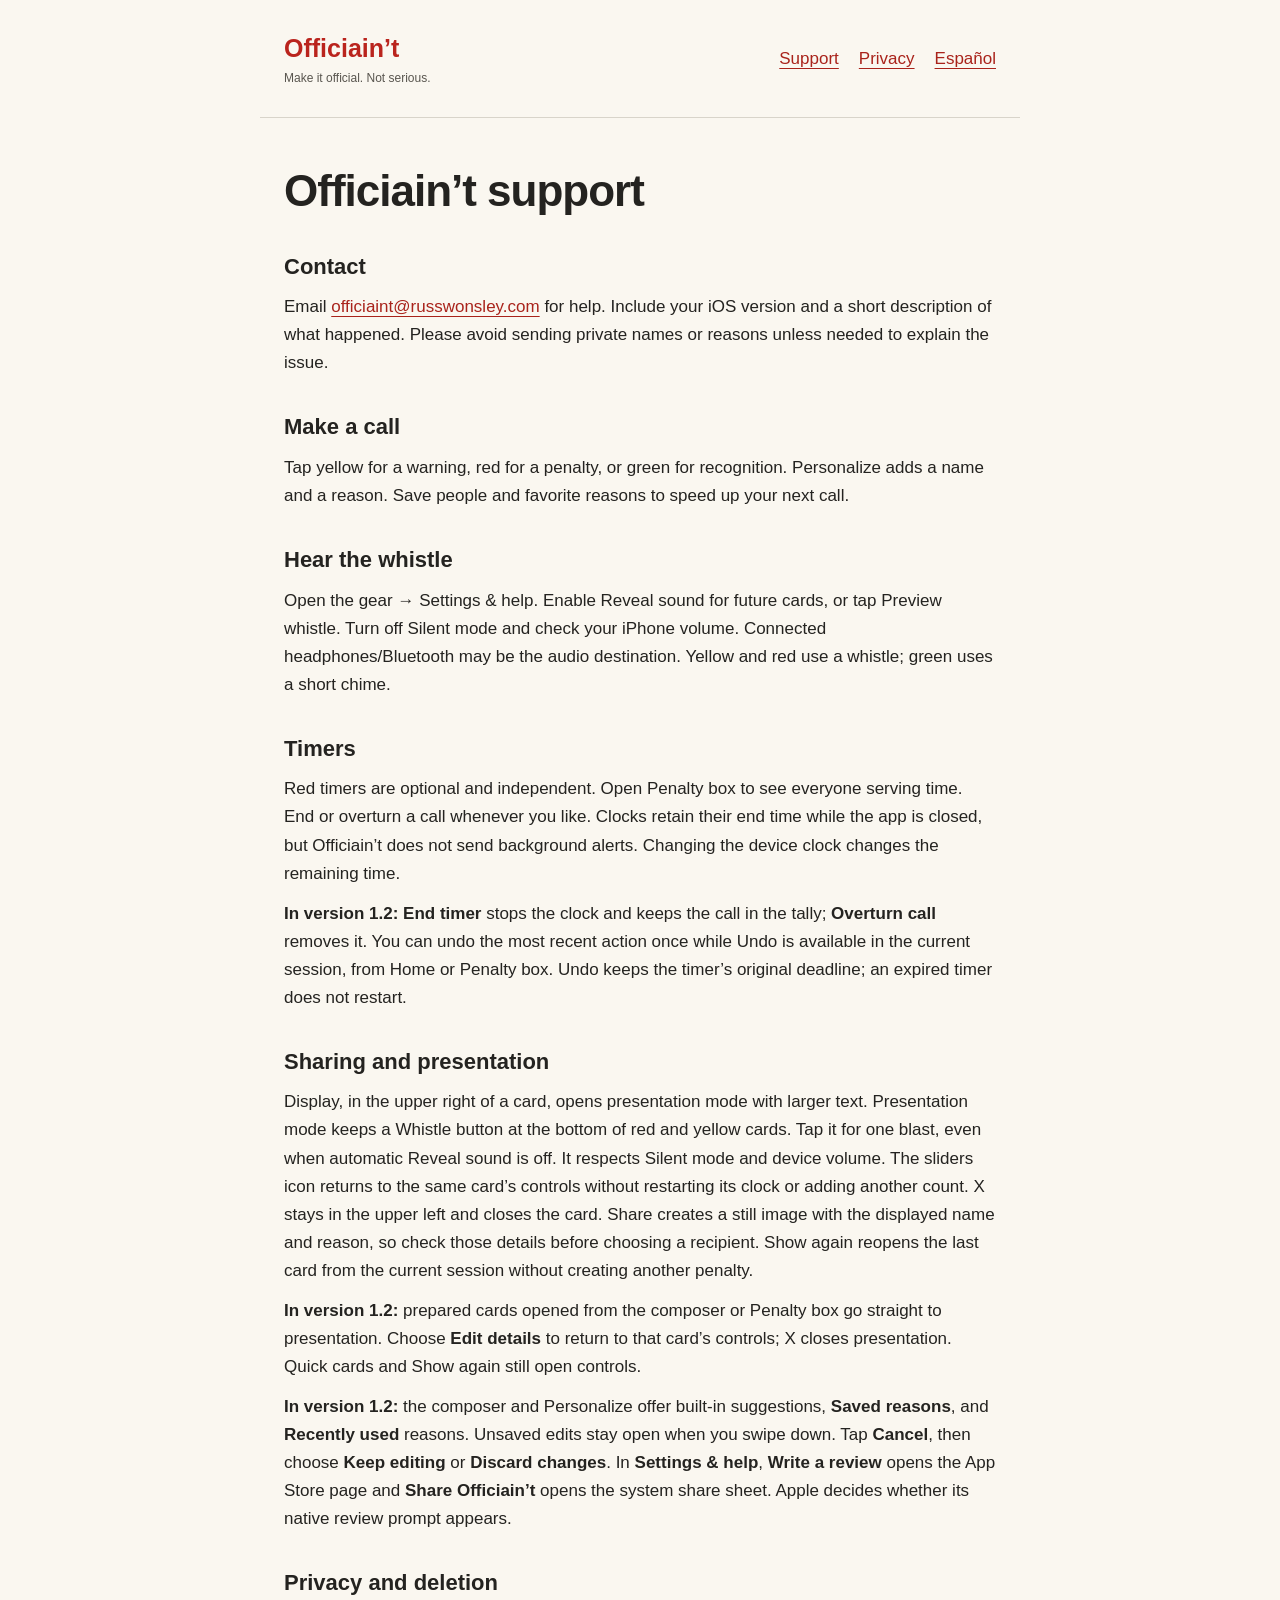
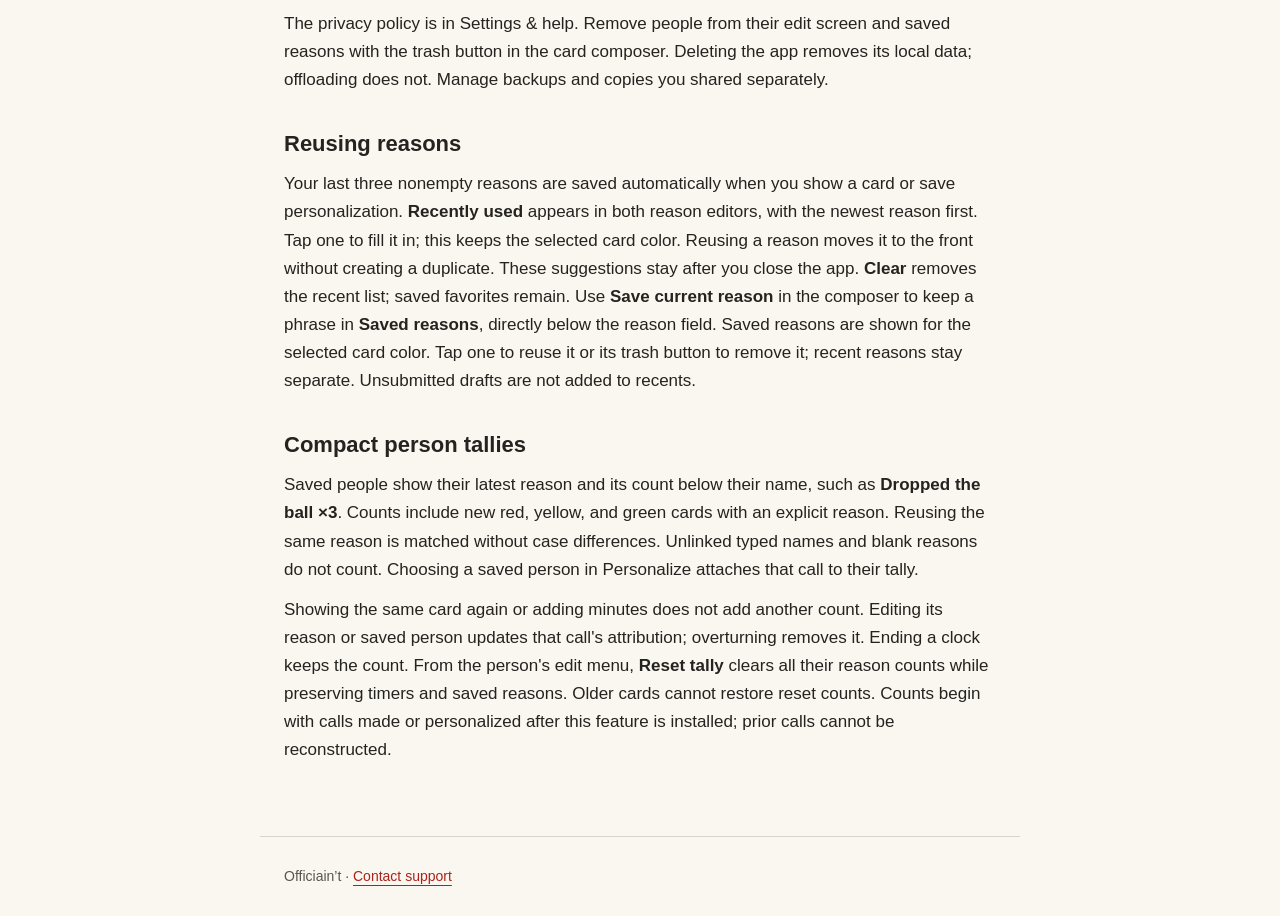
<file: index.html>
<!doctype html>
<html lang="en">
<head>
  <meta charset="utf-8">
  <meta name="viewport" content="width=device-width, initial-scale=1">
  <meta http-equiv="refresh" content="0; url=support.html">
  <link rel="canonical" href="https://officiaint.russwonsley.com/support.html">
  <title>Support — Officiain’t</title>
</head>
<body>
  <p><a href="support.html">Continue to Officiain’t support</a>.</p>
</body>
</html>
</file>
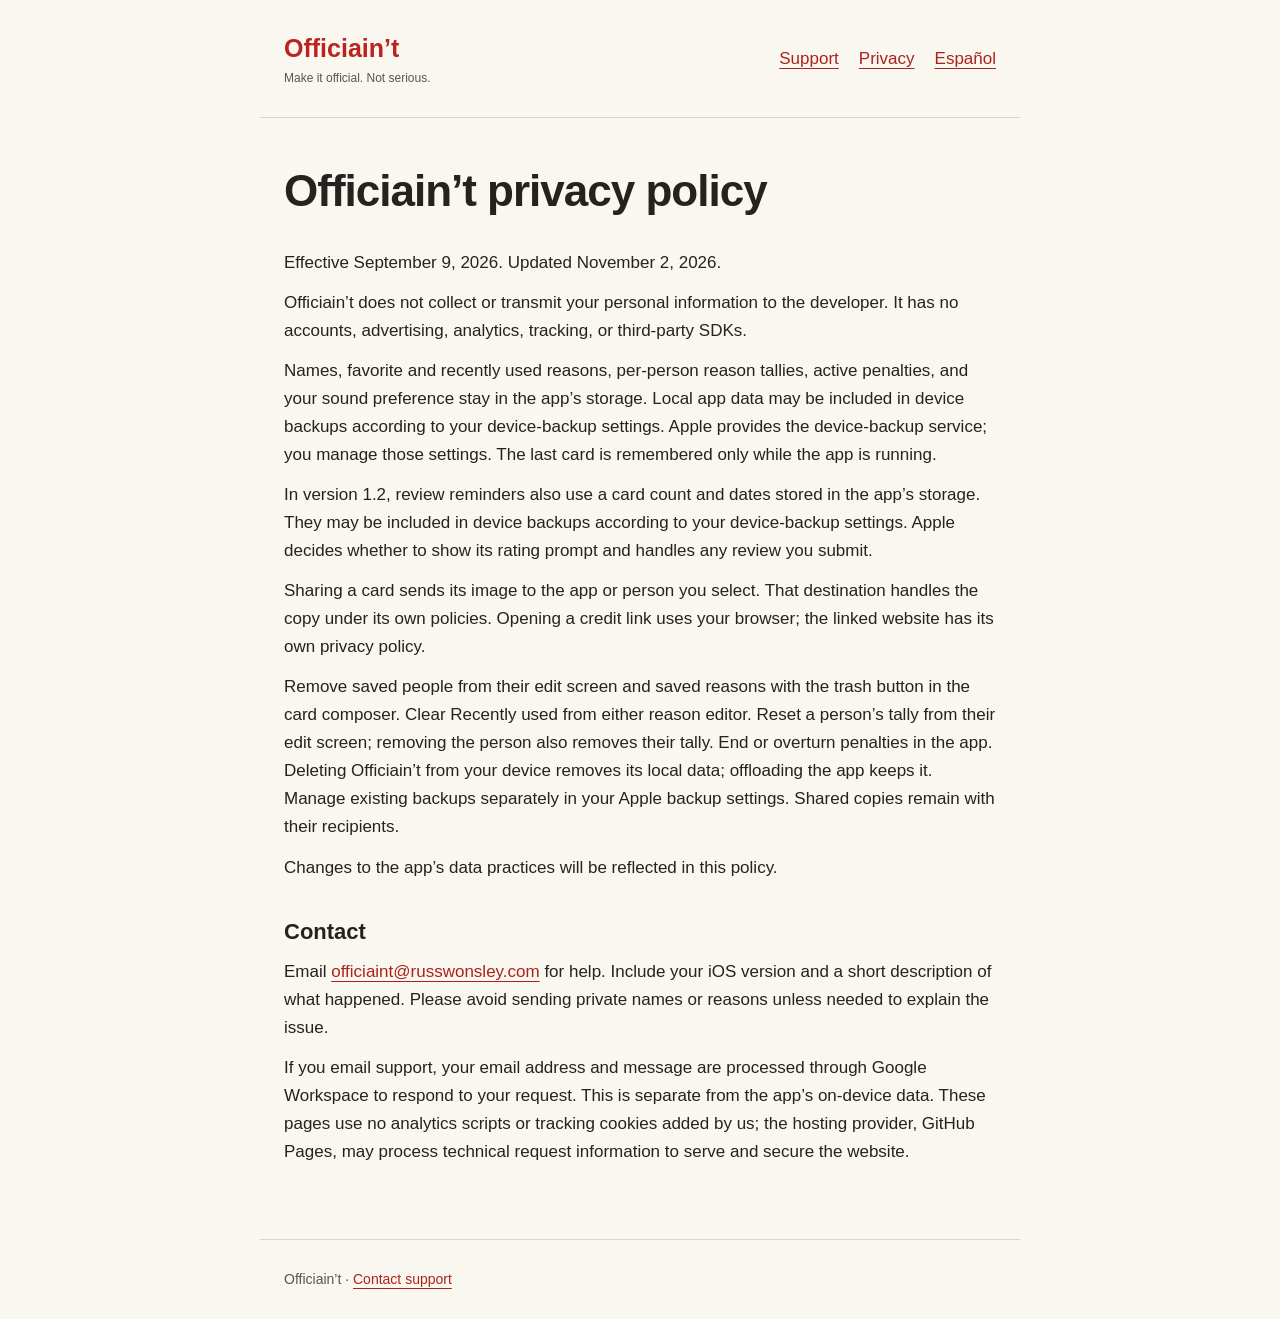
<file: privacy.html>
<!doctype html>
<html lang="en"><head><meta charset="utf-8"><meta name="viewport" content="width=device-width, initial-scale=1"><title>Privacy policy — Officiain’t</title><meta name="description" content="Officiain’t privacy policy and contact information."><link rel="stylesheet" href="style.css"></head><body><header><a class="brand" href="index.html">Officiain’t<span>Make it official. Not serious.</span></a><nav aria-label="Main"><a href="support.html">Support</a><a href="privacy.html">Privacy</a><a lang="es" href="es/privacy.html">Español</a></nav></header><main><h1>Officiain’t privacy policy</h1><p>Effective September 9, 2026. Updated November 2, 2026.</p><p>Officiain’t does not collect or transmit your personal information to the developer. It has no accounts, advertising, analytics, tracking, or third-party SDKs.</p><p>Names, favorite and recently used reasons, per-person reason tallies, active penalties, and your sound preference stay in the app’s storage. Local app data may be included in device backups according to your device-backup settings. Apple provides the device-backup service; you manage those settings. The last card is remembered only while the app is running.</p><p>In version 1.2, review reminders also use a card count and dates stored in the app’s storage. They may be included in device backups according to your device-backup settings. Apple decides whether to show its rating prompt and handles any review you submit.</p><p>Sharing a card sends its image to the app or person you select. That destination handles the copy under its own policies. Opening a credit link uses your browser; the linked website has its own privacy policy.</p><p>Remove saved people from their edit screen and saved reasons with the trash button in the card composer. Clear Recently used from either reason editor. Reset a person’s tally from their edit screen; removing the person also removes their tally. End or overturn penalties in the app. Deleting Officiain’t from your device removes its local data; offloading the app keeps it. Manage existing backups separately in your Apple backup settings. Shared copies remain with their recipients.</p><p>Changes to the app’s data practices will be reflected in this policy.</p><h2>Contact</h2><p>Email <a href="mailto:officiaint@russwonsley.com">officiaint@russwonsley.com</a> for help. Include your iOS version and a short description of what happened. Please avoid sending private names or reasons unless needed to explain the issue.</p><p>If you email support, your email address and message are processed through Google Workspace to respond to your request. This is separate from the app’s on-device data. These pages use no analytics scripts or tracking cookies added by us; the hosting provider, GitHub Pages, may process technical request information to serve and secure the website.</p></main><footer>Officiain’t · <a href="mailto:officiaint@russwonsley.com">Contact support</a></footer></body></html>
</file>
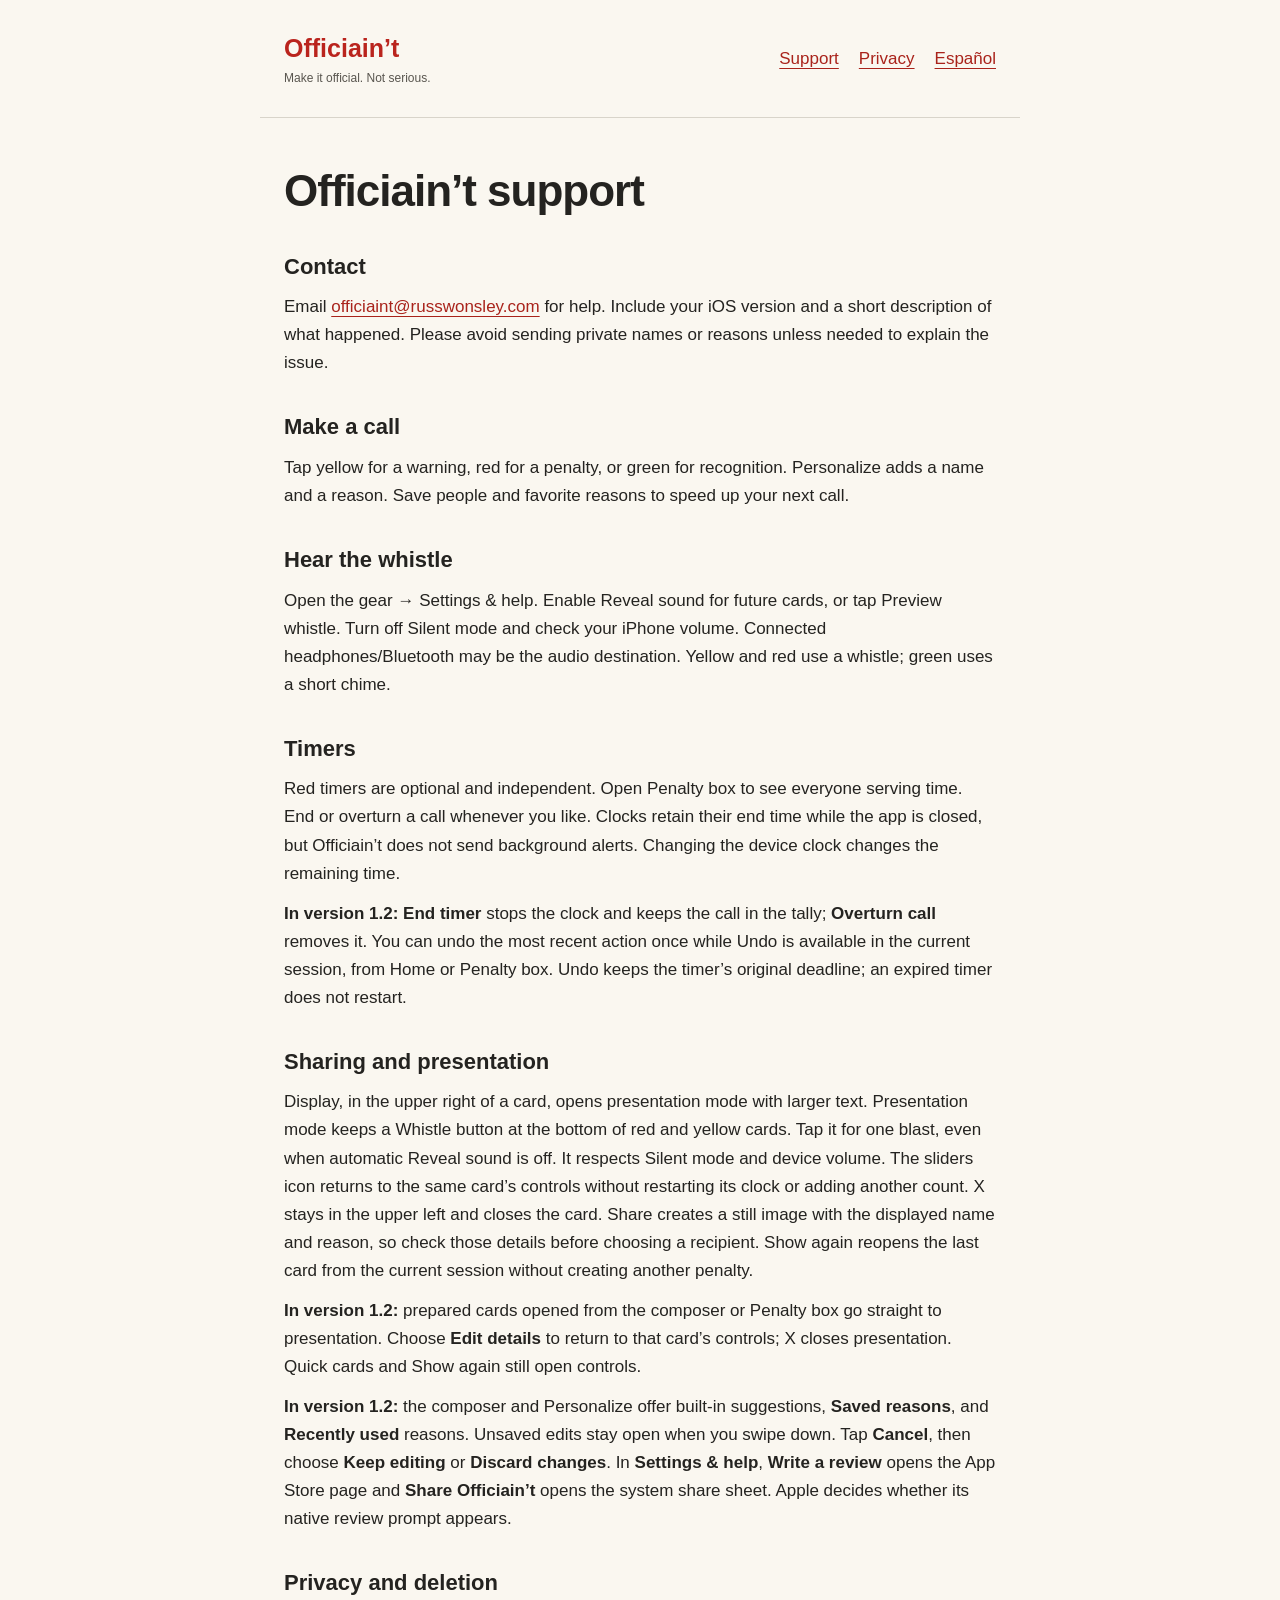
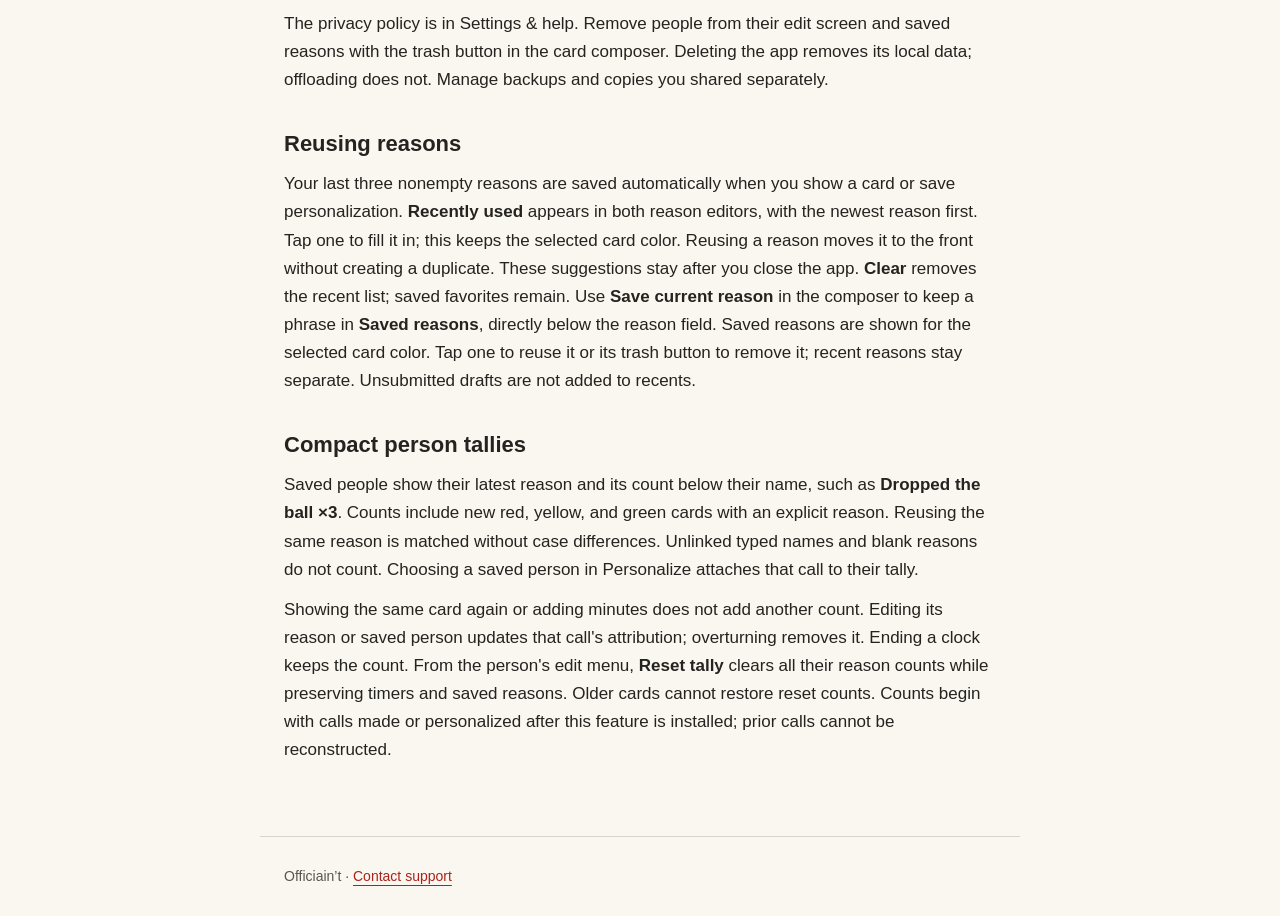
<file: support.html>
<!doctype html>
<html lang="en"><head><meta charset="utf-8"><meta name="viewport" content="width=device-width, initial-scale=1"><title>Support — Officiain’t</title><meta name="description" content="Officiain’t support and contact information."><link rel="stylesheet" href="style.css"></head><body><header><a class="brand" href="index.html">Officiain’t<span>Make it official. Not serious.</span></a><nav aria-label="Main"><a href="support.html">Support</a><a href="privacy.html">Privacy</a><a lang="es" href="es/support.html">Español</a></nav></header><main><h1>Officiain’t support</h1><h2>Contact</h2><p>Email <a href="mailto:officiaint@russwonsley.com">officiaint@russwonsley.com</a> for help. Include your iOS version and a short description of what happened. Please avoid sending private names or reasons unless needed to explain the issue.</p><h2>Make a call</h2><p>Tap yellow for a warning, red for a penalty, or green for recognition. Personalize adds a name and a reason. Save people and favorite reasons to speed up your next call.</p><h2>Hear the whistle</h2><p>Open the gear → Settings &amp; help. Enable Reveal sound for future cards, or tap Preview whistle. Turn off Silent mode and check your iPhone volume. Connected headphones/Bluetooth may be the audio destination. Yellow and red use a whistle; green uses a short chime.</p><h2>Timers</h2><p>Red timers are optional and independent. Open Penalty box to see everyone serving time. End or overturn a call whenever you like. Clocks retain their end time while the app is closed, but Officiain’t does not send background alerts. Changing the device clock changes the remaining time.</p><p><strong>In version 1.2:</strong> <strong>End timer</strong> stops the clock and keeps the call in the tally; <strong>Overturn call</strong> removes it. You can undo the most recent action once while Undo is available in the current session, from Home or Penalty box. Undo keeps the timer’s original deadline; an expired timer does not restart.</p><h2>Sharing and presentation</h2><p>Display, in the upper right of a card, opens presentation mode with larger text. Presentation mode keeps a Whistle button at the bottom of red and yellow cards. Tap it for one blast, even when automatic Reveal sound is off. It respects Silent mode and device volume. The sliders icon returns to the same card’s controls without restarting its clock or adding another count. X stays in the upper left and closes the card. Share creates a still image with the displayed name and reason, so check those details before choosing a recipient. Show again reopens the last card from the current session without creating another penalty.</p><p><strong>In version 1.2:</strong> prepared cards opened from the composer or Penalty box go straight to presentation. Choose <strong>Edit details</strong> to return to that card’s controls; X closes presentation. Quick cards and Show again still open controls.</p><p><strong>In version 1.2:</strong> the composer and Personalize offer built-in suggestions, <strong>Saved reasons</strong>, and <strong>Recently used</strong> reasons. Unsaved edits stay open when you swipe down. Tap <strong>Cancel</strong>, then choose <strong>Keep editing</strong> or <strong>Discard changes</strong>. In <strong>Settings &amp; help</strong>, <strong>Write a review</strong> opens the App Store page and <strong>Share Officiain’t</strong> opens the system share sheet. Apple decides whether its native review prompt appears.</p><h2>Privacy and deletion</h2><p>The privacy policy is in Settings &amp; help. Remove people from their edit screen and saved reasons with the trash button in the card composer. Deleting the app removes its local data; offloading does not. Manage backups and copies you shared separately.</p><p></p><h2>Reusing reasons</h2><p>Your last three nonempty reasons are saved automatically when you show a card or save personalization. <strong>Recently used</strong> appears in both reason editors, with the newest reason first. Tap one to fill it in; this keeps the selected card color. Reusing a reason moves it to the front without creating a duplicate. These suggestions stay after you close the app. <strong>Clear</strong> removes the recent list; saved favorites remain. Use <strong>Save current reason</strong> in the composer to keep a phrase in <strong>Saved reasons</strong>, directly below the reason field. Saved reasons are shown for the selected card color. Tap one to reuse it or its trash button to remove it; recent reasons stay separate. Unsubmitted drafts are not added to recents.</p><h2>Compact person tallies</h2><p>Saved people show their latest reason and its count below their name, such as <strong>Dropped the ball ×3</strong>. Counts include new red, yellow, and green cards with an explicit reason. Reusing the same reason is matched without case differences. Unlinked typed names and blank reasons do not count. Choosing a saved person in Personalize attaches that call to their tally.</p><p>Showing the same card again or adding minutes does not add another count. Editing its reason or saved person updates that call&#x27;s attribution; overturning removes it. Ending a clock keeps the count. From the person&#x27;s edit menu, <strong>Reset tally</strong> clears all their reason counts while preserving timers and saved reasons. Older cards cannot restore reset counts. Counts begin with calls made or personalized after this feature is installed; prior calls cannot be reconstructed.</p></main><footer>Officiain’t · <a href="mailto:officiaint@russwonsley.com">Contact support</a></footer></body></html>
</file>
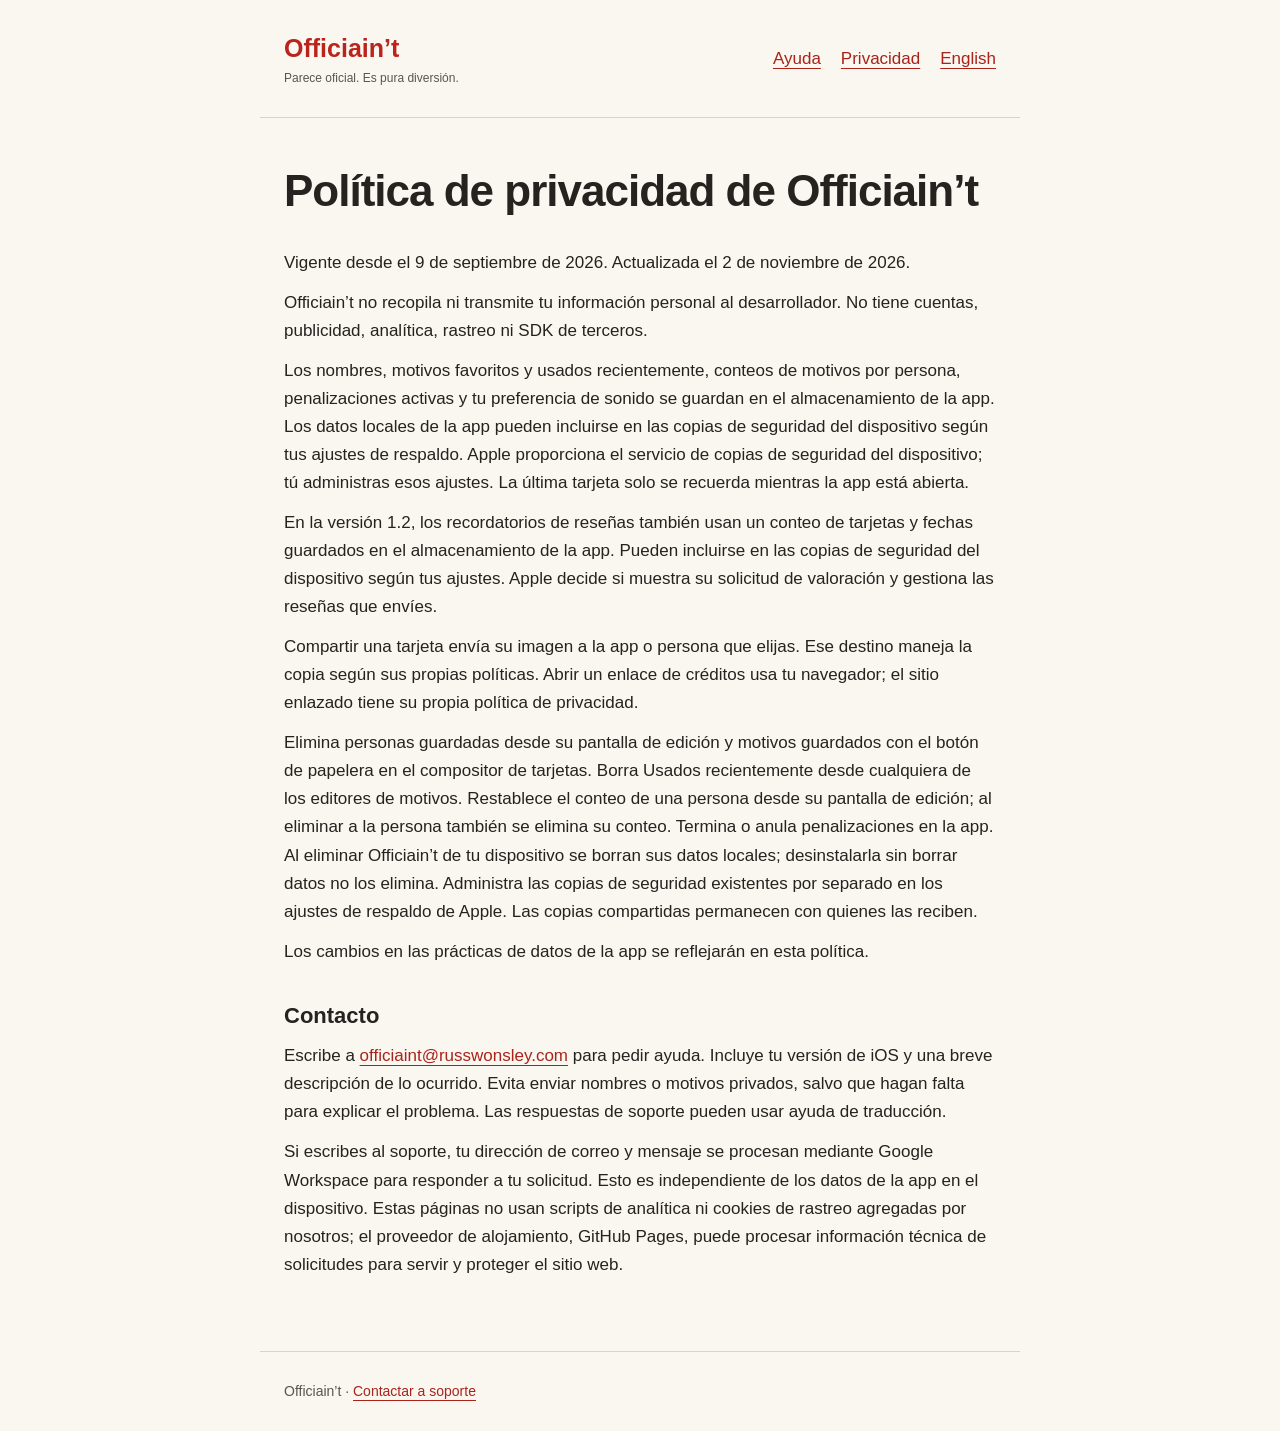
<file: es/privacy.html>
<!doctype html>
<html lang="es"><head><meta charset="utf-8"><meta name="viewport" content="width=device-width, initial-scale=1"><title>Política de privacidad — Officiain’t</title><meta name="description" content="Política de privacidad e información de contacto de Officiain’t."><link rel="stylesheet" href="../style.css"></head><body><header><a class="brand" href="support.html">Officiain’t<span>Parece oficial. Es pura diversión.</span></a><nav aria-label="Principal"><a href="support.html">Ayuda</a><a href="privacy.html">Privacidad</a><a lang="en" href="../privacy.html">English</a></nav></header><main><h1>Política de privacidad de Officiain’t</h1><p>Vigente desde el 9 de septiembre de 2026. Actualizada el 2 de noviembre de 2026.</p><p>Officiain’t no recopila ni transmite tu información personal al desarrollador. No tiene cuentas, publicidad, analítica, rastreo ni SDK de terceros.</p><p>Los nombres, motivos favoritos y usados recientemente, conteos de motivos por persona, penalizaciones activas y tu preferencia de sonido se guardan en el almacenamiento de la app. Los datos locales de la app pueden incluirse en las copias de seguridad del dispositivo según tus ajustes de respaldo. Apple proporciona el servicio de copias de seguridad del dispositivo; tú administras esos ajustes. La última tarjeta solo se recuerda mientras la app está abierta.</p><p>En la versión 1.2, los recordatorios de reseñas también usan un conteo de tarjetas y fechas guardados en el almacenamiento de la app. Pueden incluirse en las copias de seguridad del dispositivo según tus ajustes. Apple decide si muestra su solicitud de valoración y gestiona las reseñas que envíes.</p><p>Compartir una tarjeta envía su imagen a la app o persona que elijas. Ese destino maneja la copia según sus propias políticas. Abrir un enlace de créditos usa tu navegador; el sitio enlazado tiene su propia política de privacidad.</p><p>Elimina personas guardadas desde su pantalla de edición y motivos guardados con el botón de papelera en el compositor de tarjetas. Borra Usados recientemente desde cualquiera de los editores de motivos. Restablece el conteo de una persona desde su pantalla de edición; al eliminar a la persona también se elimina su conteo. Termina o anula penalizaciones en la app. Al eliminar Officiain’t de tu dispositivo se borran sus datos locales; desinstalarla sin borrar datos no los elimina. Administra las copias de seguridad existentes por separado en los ajustes de respaldo de Apple. Las copias compartidas permanecen con quienes las reciben.</p><p>Los cambios en las prácticas de datos de la app se reflejarán en esta política.</p><h2>Contacto</h2><p>Escribe a <a href="mailto:officiaint@russwonsley.com">officiaint@russwonsley.com</a> para pedir ayuda. Incluye tu versión de iOS y una breve descripción de lo ocurrido. Evita enviar nombres o motivos privados, salvo que hagan falta para explicar el problema. Las respuestas de soporte pueden usar ayuda de traducción.</p><p>Si escribes al soporte, tu dirección de correo y mensaje se procesan mediante Google Workspace para responder a tu solicitud. Esto es independiente de los datos de la app en el dispositivo. Estas páginas no usan scripts de analítica ni cookies de rastreo agregadas por nosotros; el proveedor de alojamiento, GitHub Pages, puede procesar información técnica de solicitudes para servir y proteger el sitio web.</p></main><footer>Officiain’t · <a href="mailto:officiaint@russwonsley.com">Contactar a soporte</a></footer></body></html>
</file>
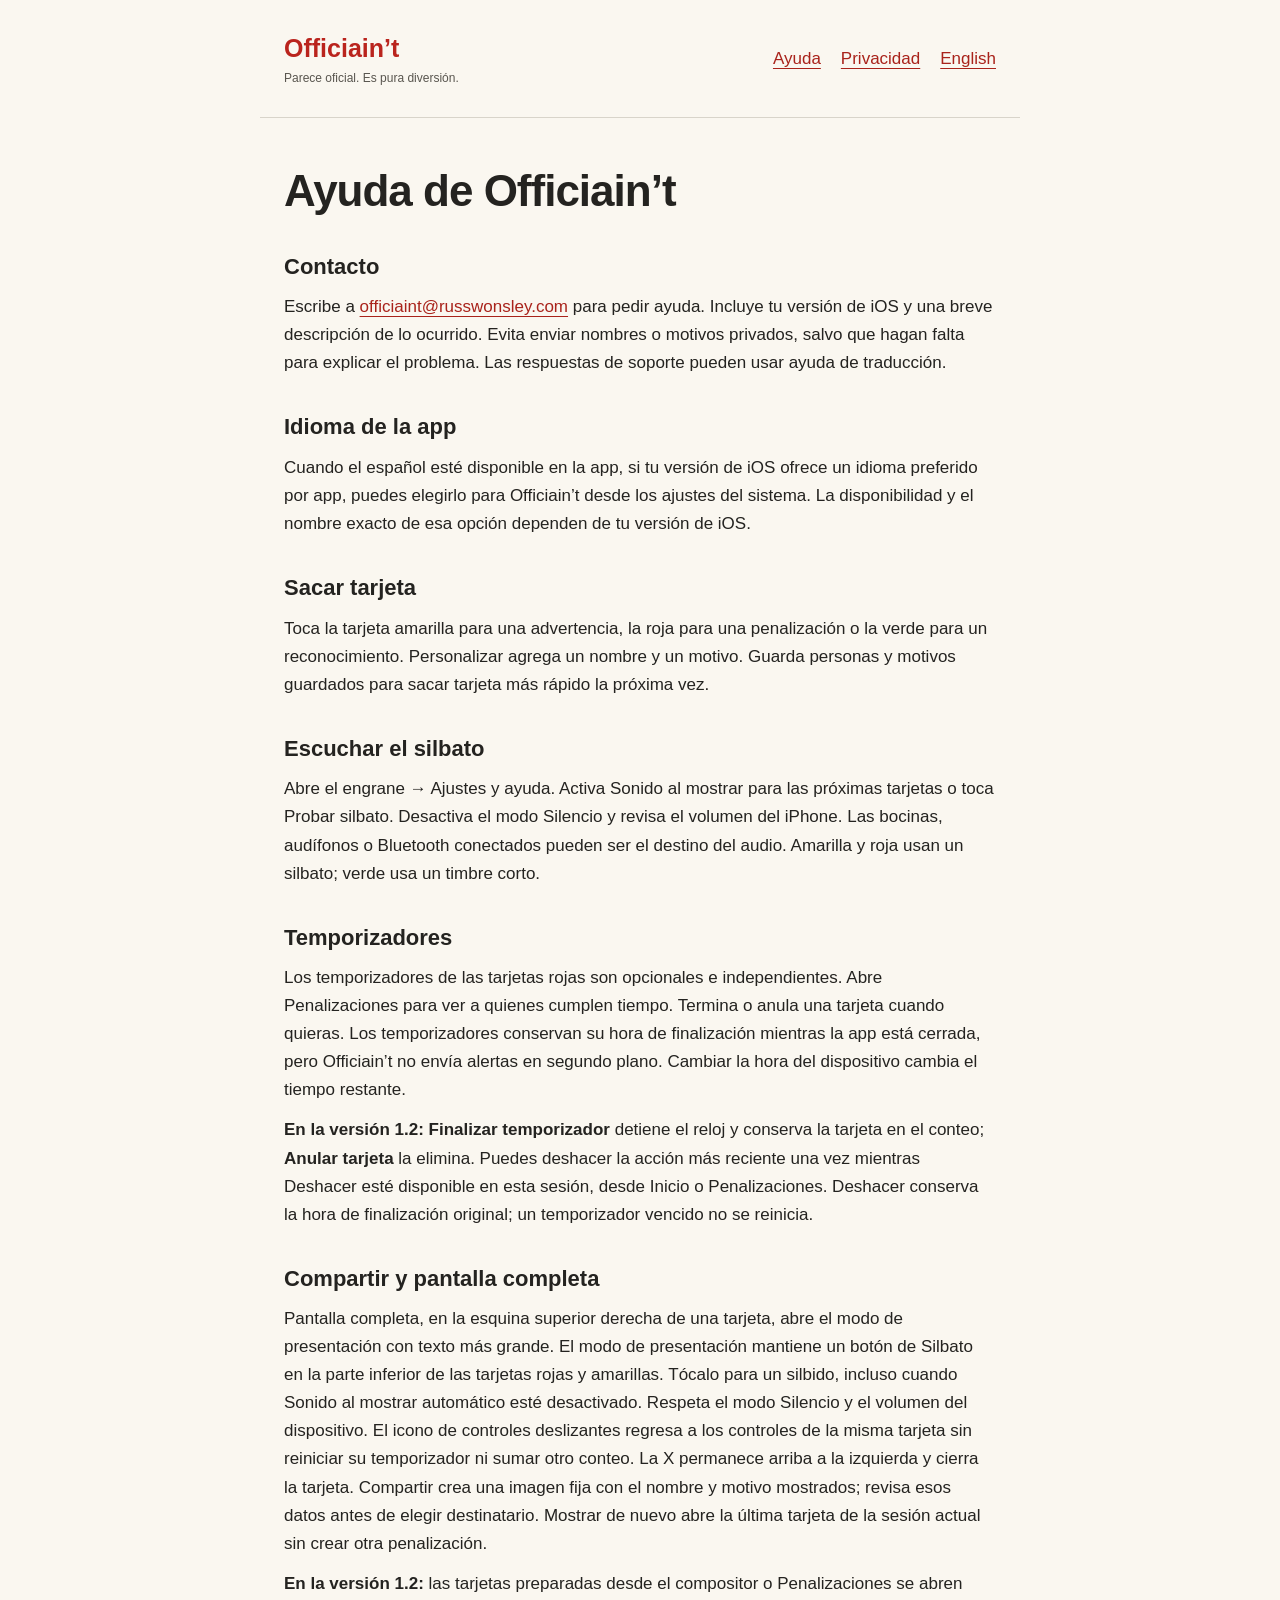
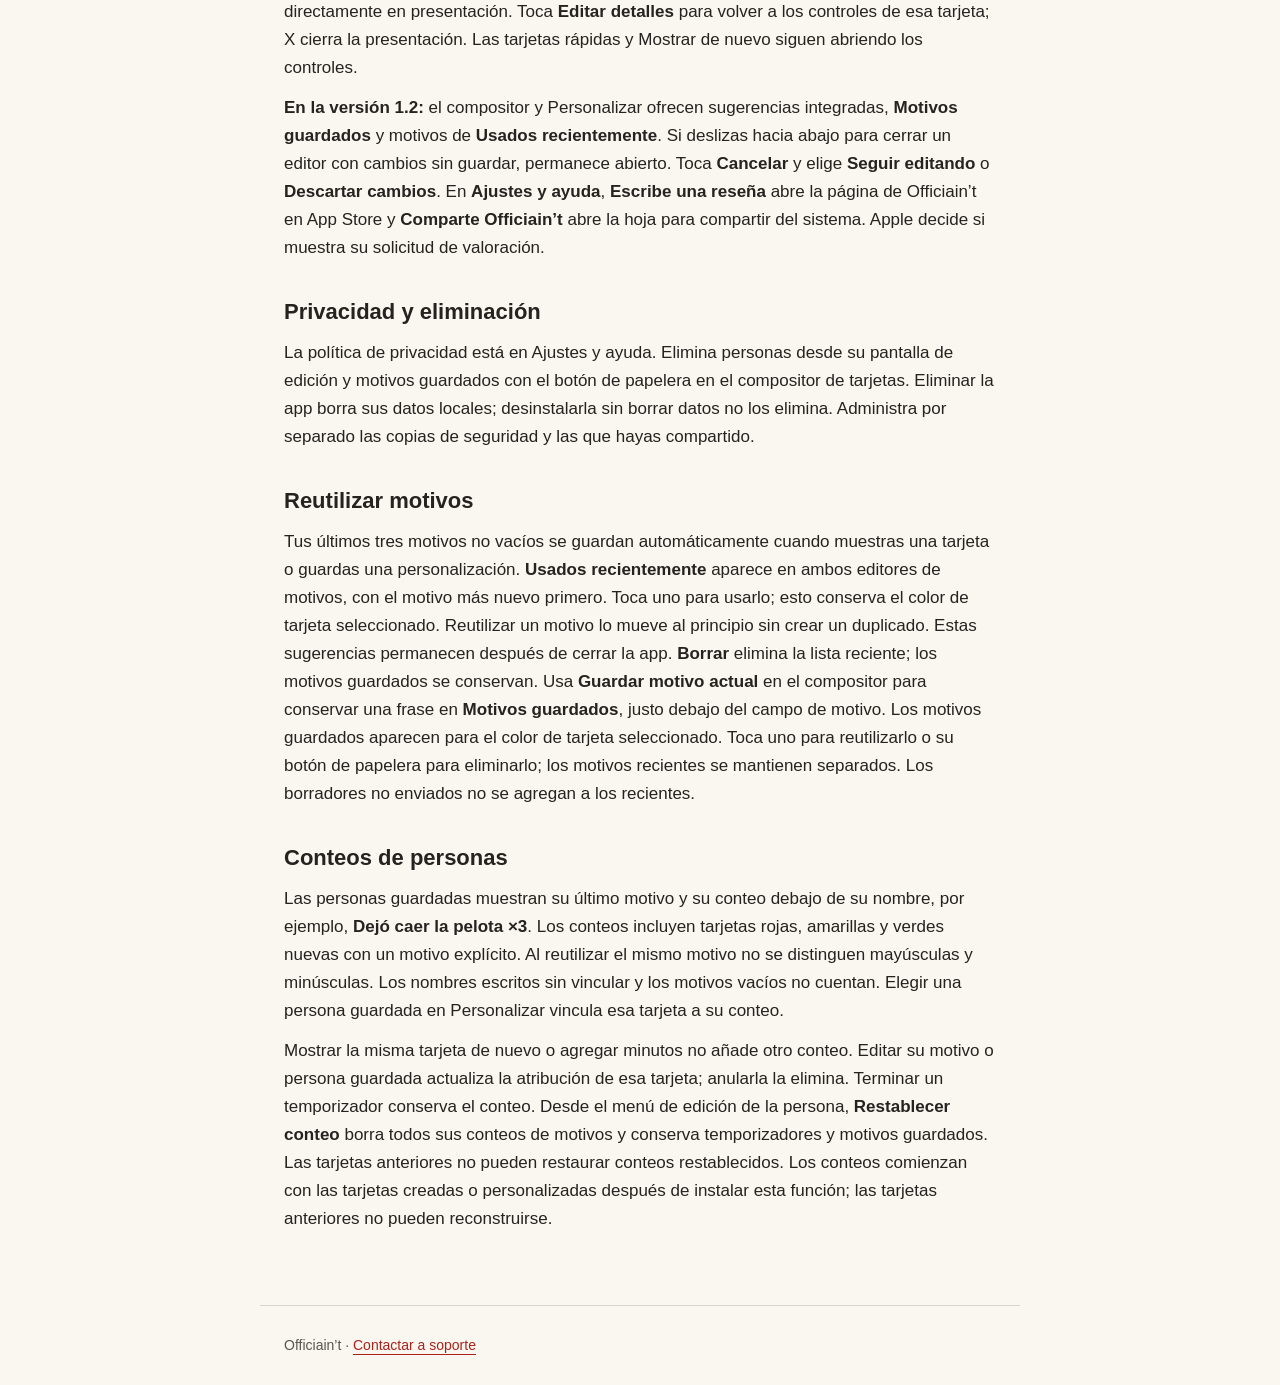
<file: es/support.html>
<!doctype html>
<html lang="es"><head><meta charset="utf-8"><meta name="viewport" content="width=device-width, initial-scale=1"><title>Ayuda — Officiain’t</title><meta name="description" content="Ayuda e información de contacto de Officiain’t."><link rel="stylesheet" href="../style.css"></head><body><header><a class="brand" href="support.html">Officiain’t<span>Parece oficial. Es pura diversión.</span></a><nav aria-label="Principal"><a href="support.html">Ayuda</a><a href="privacy.html">Privacidad</a><a lang="en" href="../support.html">English</a></nav></header><main><h1>Ayuda de Officiain’t</h1><h2>Contacto</h2><p>Escribe a <a href="mailto:officiaint@russwonsley.com">officiaint@russwonsley.com</a> para pedir ayuda. Incluye tu versión de iOS y una breve descripción de lo ocurrido. Evita enviar nombres o motivos privados, salvo que hagan falta para explicar el problema. Las respuestas de soporte pueden usar ayuda de traducción.</p><h2>Idioma de la app</h2><p>Cuando el español esté disponible en la app, si tu versión de iOS ofrece un idioma preferido por app, puedes elegirlo para Officiain’t desde los ajustes del sistema. La disponibilidad y el nombre exacto de esa opción dependen de tu versión de iOS.</p><h2>Sacar tarjeta</h2><p>Toca la tarjeta amarilla para una advertencia, la roja para una penalización o la verde para un reconocimiento. Personalizar agrega un nombre y un motivo. Guarda personas y motivos guardados para sacar tarjeta más rápido la próxima vez.</p><h2>Escuchar el silbato</h2><p>Abre el engrane → Ajustes y ayuda. Activa Sonido al mostrar para las próximas tarjetas o toca Probar silbato. Desactiva el modo Silencio y revisa el volumen del iPhone. Las bocinas, audífonos o Bluetooth conectados pueden ser el destino del audio. Amarilla y roja usan un silbato; verde usa un timbre corto.</p><h2>Temporizadores</h2><p>Los temporizadores de las tarjetas rojas son opcionales e independientes. Abre Penalizaciones para ver a quienes cumplen tiempo. Termina o anula una tarjeta cuando quieras. Los temporizadores conservan su hora de finalización mientras la app está cerrada, pero Officiain’t no envía alertas en segundo plano. Cambiar la hora del dispositivo cambia el tiempo restante.</p><p><strong>En la versión 1.2:</strong> <strong>Finalizar temporizador</strong> detiene el reloj y conserva la tarjeta en el conteo; <strong>Anular tarjeta</strong> la elimina. Puedes deshacer la acción más reciente una vez mientras Deshacer esté disponible en esta sesión, desde Inicio o Penalizaciones. Deshacer conserva la hora de finalización original; un temporizador vencido no se reinicia.</p><h2>Compartir y pantalla completa</h2><p>Pantalla completa, en la esquina superior derecha de una tarjeta, abre el modo de presentación con texto más grande. El modo de presentación mantiene un botón de Silbato en la parte inferior de las tarjetas rojas y amarillas. Tócalo para un silbido, incluso cuando Sonido al mostrar automático esté desactivado. Respeta el modo Silencio y el volumen del dispositivo. El icono de controles deslizantes regresa a los controles de la misma tarjeta sin reiniciar su temporizador ni sumar otro conteo. La X permanece arriba a la izquierda y cierra la tarjeta. Compartir crea una imagen fija con el nombre y motivo mostrados; revisa esos datos antes de elegir destinatario. Mostrar de nuevo abre la última tarjeta de la sesión actual sin crear otra penalización.</p><p><strong>En la versión 1.2:</strong> las tarjetas preparadas desde el compositor o Penalizaciones se abren directamente en presentación. Toca <strong>Editar detalles</strong> para volver a los controles de esa tarjeta; X cierra la presentación. Las tarjetas rápidas y Mostrar de nuevo siguen abriendo los controles.</p><p><strong>En la versión 1.2:</strong> el compositor y Personalizar ofrecen sugerencias integradas, <strong>Motivos guardados</strong> y motivos de <strong>Usados recientemente</strong>. Si deslizas hacia abajo para cerrar un editor con cambios sin guardar, permanece abierto. Toca <strong>Cancelar</strong> y elige <strong>Seguir editando</strong> o <strong>Descartar cambios</strong>. En <strong>Ajustes y ayuda</strong>, <strong>Escribe una reseña</strong> abre la página de Officiain’t en App Store y <strong>Comparte Officiain’t</strong> abre la hoja para compartir del sistema. Apple decide si muestra su solicitud de valoración.</p><h2>Privacidad y eliminación</h2><p>La política de privacidad está en Ajustes y ayuda. Elimina personas desde su pantalla de edición y motivos guardados con el botón de papelera en el compositor de tarjetas. Eliminar la app borra sus datos locales; desinstalarla sin borrar datos no los elimina. Administra por separado las copias de seguridad y las que hayas compartido.</p><h2>Reutilizar motivos</h2><p>Tus últimos tres motivos no vacíos se guardan automáticamente cuando muestras una tarjeta o guardas una personalización. <strong>Usados recientemente</strong> aparece en ambos editores de motivos, con el motivo más nuevo primero. Toca uno para usarlo; esto conserva el color de tarjeta seleccionado. Reutilizar un motivo lo mueve al principio sin crear un duplicado. Estas sugerencias permanecen después de cerrar la app. <strong>Borrar</strong> elimina la lista reciente; los motivos guardados se conservan. Usa <strong>Guardar motivo actual</strong> en el compositor para conservar una frase en <strong>Motivos guardados</strong>, justo debajo del campo de motivo. Los motivos guardados aparecen para el color de tarjeta seleccionado. Toca uno para reutilizarlo o su botón de papelera para eliminarlo; los motivos recientes se mantienen separados. Los borradores no enviados no se agregan a los recientes.</p><h2>Conteos de personas</h2><p>Las personas guardadas muestran su último motivo y su conteo debajo de su nombre, por ejemplo, <strong>Dejó caer la pelota ×3</strong>. Los conteos incluyen tarjetas rojas, amarillas y verdes nuevas con un motivo explícito. Al reutilizar el mismo motivo no se distinguen mayúsculas y minúsculas. Los nombres escritos sin vincular y los motivos vacíos no cuentan. Elegir una persona guardada en Personalizar vincula esa tarjeta a su conteo.</p><p>Mostrar la misma tarjeta de nuevo o agregar minutos no añade otro conteo. Editar su motivo o persona guardada actualiza la atribución de esa tarjeta; anularla la elimina. Terminar un temporizador conserva el conteo. Desde el menú de edición de la persona, <strong>Restablecer conteo</strong> borra todos sus conteos de motivos y conserva temporizadores y motivos guardados. Las tarjetas anteriores no pueden restaurar conteos restablecidos. Los conteos comienzan con las tarjetas creadas o personalizadas después de instalar esta función; las tarjetas anteriores no pueden reconstruirse.</p></main><footer>Officiain’t · <a href="mailto:officiaint@russwonsley.com">Contactar a soporte</a></footer></body></html>
</file>
<file: style.css>
*{box-sizing:border-box}body{margin:0;background:#faf7f0;color:#242320;font:17px/1.65 -apple-system,BlinkMacSystemFont,"Segoe UI",sans-serif}header,main,footer{max-width:760px;margin:auto;padding:28px 24px}header{display:flex;justify-content:space-between;gap:24px;align-items:center;border-bottom:1px solid #d8d4ca}.brand{font-size:25px;font-weight:800;text-decoration:none;color:#ba241d}.brand span{display:block;color:#59564f;font-size:12px;font-weight:500}nav{display:flex;gap:20px}a{color:#a9231b;text-underline-offset:4px}a:focus-visible{outline:3px solid #242320;outline-offset:5px}h1{font-size:clamp(30px,6vw,44px);line-height:1.15;letter-spacing:-1px;margin:20px 0 32px}h2{font-size:22px;line-height:1.3;margin:36px 0 10px}p{margin:12px 0}footer{border-top:1px solid #d8d4ca;color:#59564f;font-size:14px;margin-top:32px}@media(max-width:430px){header{align-items:flex-start;flex-direction:column;gap:15px}header,main,footer{padding:24px 20px}}
</file>
